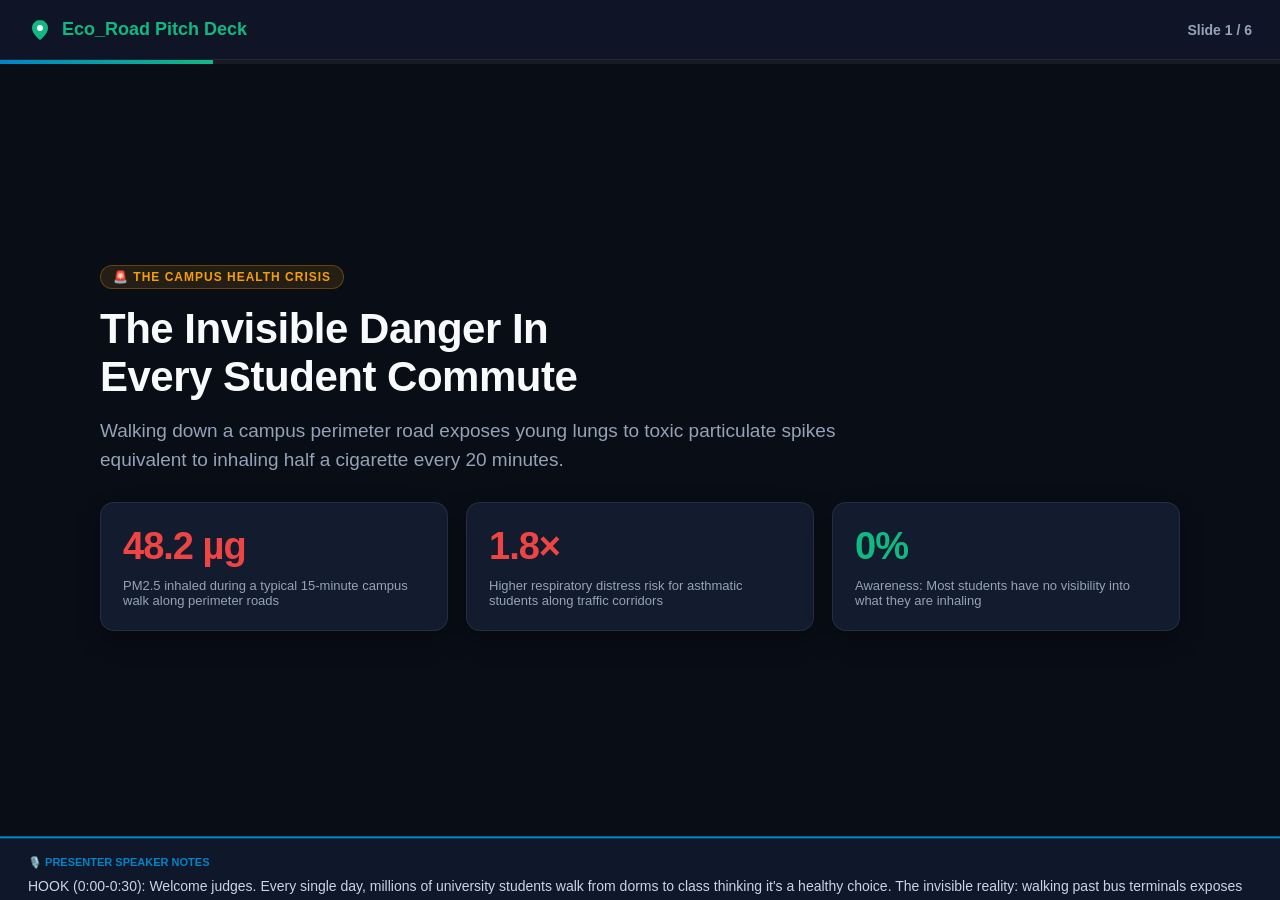
<file: pitch_deck.html>
<!DOCTYPE html>
<html lang="en">
<head>
<meta charset="UTF-8">
<meta name="viewport" content="width=device-width, initial-scale=1.0">
<title>Eco_Road — 3-Minute Hackathon Pitch Deck</title>
<style>
  :root {
    --bg: #090d16;
    --card: #131b2e;
    --card-border: rgba(255, 255, 255, 0.08);
    --accent: #0284c7;
    --green: #10b981;
    --yellow: #f59e0b;
    --red: #ef4444;
    --text: #f8fafc;
    --muted: #94a3b8;
  }
  *, *::before, *::after { box-sizing: border-box; margin: 0; padding: 0; }
  body {
    background: var(--bg); color: var(--text);
    font-family: -apple-system, BlinkMacSystemFont, 'Segoe UI', Roboto, Helvetica, Arial, sans-serif;
    height: 100vh; overflow: hidden; display: flex; flex-direction: column;
  }

  /* Header & Progress */
  header {
    height: 60px; padding: 0 28px; display: flex; align-items: center; justify-content: space-between;
    border-bottom: 1px solid var(--card-border); background: rgba(19, 27, 46, 0.7); backdrop-filter: blur(10px);
  }
  .brand { display: flex; align-items: center; gap: 10px; font-weight: 700; font-size: 18px; color: var(--green); }
  .slide-counter { font-size: 14px; font-weight: 600; color: var(--muted); }
  .progress-bar-container { height: 4px; background: rgba(255,255,255,0.06); width: 100%; position: absolute; top: 60px; left: 0; }
  .progress-bar-fill { height: 100%; background: linear-gradient(90deg, var(--accent), var(--green)); transition: width 0.3s ease; }

  /* Deck Container */
  .deck-container {
    flex: 1; position: relative; overflow: hidden; display: flex; align-items: center; justify-content: center; padding: 24px;
  }
  .slide {
    position: absolute; inset: 24px; opacity: 0; pointer-events: none; transform: translateX(60px);
    transition: all 0.4s cubic-bezier(0.16, 1, 0.3, 1); display: flex; flex-direction: column; justify-content: center;
    max-width: 1080px; margin: 0 auto;
  }
  .slide.active { opacity: 1; pointer-events: all; transform: translateX(0); }
  .slide.prev { transform: translateX(-60px); }

  /* Typography */
  .tag {
    display: inline-flex; align-items: center; gap: 6px; padding: 4px 12px; border-radius: 20px;
    font-size: 12px; font-weight: 700; text-transform: uppercase; letter-spacing: 1px;
    background: rgba(16, 185, 129, 0.12); color: var(--green); border: 1px solid rgba(16, 185, 129, 0.3);
    margin-bottom: 16px; width: fit-content;
  }
  .tag.blue { background: rgba(2, 132, 199, 0.12); color: var(--accent); border-color: rgba(2, 132, 199, 0.3); }
  .tag.yellow { background: rgba(245, 158, 11, 0.12); color: var(--yellow); border-color: rgba(245, 158, 11, 0.3); }

  h1 { font-size: 42px; font-weight: 800; line-height: 1.15; margin-bottom: 16px; letter-spacing: -0.5px; }
  h2 { font-size: 28px; font-weight: 700; margin-bottom: 12px; }
  p.lead { font-size: 19px; line-height: 1.5; color: var(--muted); margin-bottom: 28px; max-width: 820px; }

  /* Feature Grids */
  .grid-2 { display: grid; grid-template-columns: 1fr 1fr; gap: 20px; }
  .grid-3 { display: grid; grid-template-columns: repeat(3, 1fr); gap: 18px; }

  .card {
    background: var(--card); border: 1px solid var(--card-border); border-radius: 14px; padding: 22px;
    display: flex; flex-direction: column; gap: 10px; box-shadow: 0 10px 25px rgba(0,0,0,0.3);
  }
  .card.highlight { border-color: rgba(16, 185, 129, 0.4); background: linear-gradient(145deg, rgba(19, 27, 46, 0.9), rgba(16, 185, 129, 0.08)); }
  .card-icon { font-size: 28px; margin-bottom: 4px; }
  .card-title { font-size: 17px; font-weight: 700; color: var(--text); }
  .card-desc { font-size: 13.5px; line-height: 1.5; color: var(--muted); }

  .stat-callout {
    font-size: 38px; font-weight: 900; color: var(--green); letter-spacing: -1px;
  }
  .stat-callout.red { color: var(--red); }
  .stat-sub { font-size: 13px; color: var(--muted); }

  /* Footer Controls */
  footer {
    height: 64px; padding: 0 28px; display: flex; align-items: center; justify-content: space-between;
    border-top: 1px solid var(--card-border); background: var(--card);
  }
  .controls { display: flex; gap: 10px; }
  button.nav-btn {
    background: rgba(255,255,255,0.06); border: 1px solid var(--card-border); color: var(--text);
    padding: 8px 18px; border-radius: 8px; font-size: 13px; font-weight: 600; cursor: pointer;
    display: flex; align-items: center; gap: 6px; transition: all 0.2s;
  }
  button.nav-btn:hover { background: rgba(255,255,255,0.12); border-color: var(--muted); }
  button.nav-btn.primary { background: var(--green); color: #064e3b; border-color: transparent; }
  button.nav-btn.primary:hover { background: #059669; }

  /* Speaker Notes Drawer */
  .notes-drawer {
    position: fixed; bottom: 64px; left: 0; right: 0; background: #0f172a; border-top: 2px solid var(--accent);
    padding: 16px 28px; transform: translateY(100%); transition: transform 0.3s ease; z-index: 100;
    max-height: 160px; overflow-y: auto; font-size: 14px; line-height: 1.6; color: #cbd5e1;
  }
  .notes-drawer.open { transform: translateY(0); }
  .notes-label { font-size: 11px; font-weight: 800; text-transform: uppercase; color: var(--accent); margin-bottom: 4px; }
</style>
</head>
<body>

<header>
  <div class="brand">
    <svg width="24" height="24" viewBox="0 0 24 24" fill="none">
      <path d="M12 2C8 2 4 5.5 4 10c0 6 8 12 8 12s8-6 8-12c0-4.5-4-8-8-8z" fill="#10b981"/>
      <circle cx="12" cy="10" r="3" fill="white"/>
    </svg>
    Eco_Road Pitch Deck
  </div>
  <div class="slide-counter" id="slide-counter">Slide 1 / 6</div>
  <div class="progress-bar-container">
    <div class="progress-bar-fill" id="progress-fill" style="width: 16.66%;"></div>
  </div>
</header>

<div class="deck-container">

  <!-- SLIDE 1: Hook -->
  <div class="slide active" data-notes="HOOK (0:00-0:30): Welcome judges. Every single day, millions of university students walk from dorms to class thinking it's a healthy choice. The invisible reality: walking past bus terminals exposes their lungs to 0.5 cigarettes of PM2.5 every 20 minutes.">
    <div class="tag yellow">🚨 The Campus Health Crisis</div>
    <h1>The Invisible Danger In<br/>Every Student Commute</h1>
    <p class="lead">Walking down a campus perimeter road exposes young lungs to toxic particulate spikes equivalent to inhaling half a cigarette every 20 minutes.</p>

    <div class="grid-3">
      <div class="card">
        <div class="stat-callout red">48.2 µg</div>
        <div class="stat-sub">PM2.5 inhaled during a typical 15-minute campus walk along perimeter roads</div>
      </div>
      <div class="card">
        <div class="stat-callout red">1.8×</div>
        <div class="stat-sub">Higher respiratory distress risk for asthmatic students along traffic corridors</div>
      </div>
      <div class="card">
        <div class="stat-callout">0%</div>
        <div class="stat-sub">Awareness: Most students have no visibility into what they are inhaling</div>
      </div>
    </div>
  </div>

  <!-- SLIDE 2: The Problem with Traditional Maps -->
  <div class="slide" data-notes="PROBLEM (0:30-0:55): Why doesn't Google Maps solve this? Because Google Maps was built for vehicles. It optimizes strictly for the shortest vehicular line, routing pedestrians straight into diesel exhaust and construction zones.">
    <div class="tag blue">🗺️ The Fundamental Flaw In Navigation</div>
    <h1>Current Maps Are Blind<br/>To Air Toxicity</h1>
    <p class="lead">Commercial mapping applications prioritize vehicular speed above human health, inadvertently funneling pedestrians through the dirtiest air.</p>

    <div class="grid-2">
      <div class="card">
        <div class="card-icon">🚗</div>
        <div class="card-title">Vehicular Distance Bias</div>
        <div class="card-desc">Commercial apps funnel pedestrians alongside multi-lane expressways and bus stops because they represent the mathematically shortest path.</div>
      </div>
      <div class="card">
        <div class="card-icon">🫁</div>
        <div class="card-title">Zero Biological Context</div>
        <div class="card-desc">Users are treated as points in space. There is no calculation of minute ventilation rate, PM2.5 lung retention, or asthma vulnerability.</div>
      </div>
    </div>
  </div>

  <!-- SLIDE 3: The Eco_Road Solution -->
  <div class="slide" data-notes="SOLUTION (0:55-1:20): Enter Eco_Road. An open-source, pedestrian-first navigation system that renders dual routes: the fastest path vs the cleanest air corridor, quantifying exact lung exposure in micrograms.">
    <div class="tag">🌿 Our Solution</div>
    <h1>Eco_Road: Clean-Air<br/>Campus Navigation</h1>
    <p class="lead">A specialized navigation platform that computes dual routes—Shortest vs. Clean Air—and translates abstract AQI into personal lung protection.</p>

    <div class="grid-3">
      <div class="card highlight">
        <div class="card-icon">🚶</div>
        <div class="card-title">Pedestrian Foot Routing</div>
        <div class="card-desc">Powered by OSRM foot profiles, prioritizing campus walkways, botanical parks, and car-free plazas.</div>
      </div>
      <div class="card highlight">
        <div class="card-icon">🔬</div>
        <div class="card-title">Inhalation Dosage Math</div>
        <div class="card-desc">Real-time formula calculating PM2.5 micrograms (&mu;g) inhaled and avoided cigarettes.</div>
      </div>
      <div class="card highlight">
        <div class="card-icon">🛡️</div>
        <div class="card-title">Campus Hotspot Shield</div>
        <div class="card-desc">Geofenced danger zones that trigger live voice alerts and dynamic detour bypasses.</div>
      </div>
    </div>
  </div>

  <!-- SLIDE 4: Live Demo Cue & Secret Weapons -->
  <div class="slide" data-notes="DEMO CUE (1:20-2:15): Switch to live demo screen now. Point out the Walk Simulator: judges don't need to walk outside. Run the preset 'Hostel to Library' at 2x speed. Show the turn banner, voice guidance, and 38% PM2.5 savings.">
    <div class="tag yellow">🏆 Secret Weapon</div>
    <h1>The "Zero Demo Risk"<br/>Indoor Walk Simulator</h1>
    <p class="lead">Why our hackathon presentation never fails: built-in simulated GPS navigation with full Google Maps guidance.</p>

    <div class="grid-3">
      <div class="card">
        <div class="card-icon">🎮</div>
        <div class="card-title">Simulate Walk (1x · 2x · 5x)</div>
        <div class="card-desc">Steps through route waypoints with calculated heading angles and camera auto-follow.</div>
      </div>
      <div class="card">
        <div class="card-icon">🔊</div>
        <div class="card-title">Voice Guidance & HUD</div>
        <div class="card-desc">Web Speech API turn-by-turn prompts announce turns at 80m and step advances at 25m.</div>
      </div>
      <div class="card">
        <div class="card-icon">⚡</div>
        <div class="card-title">Dynamic Detours</div>
        <div class="card-desc">Live pop-up lets users tap "Avoid Hotspot" to recalculate a clean detour on the fly.</div>
      </div>
    </div>
  </div>

  <!-- SLIDE 5: The Science & Math -->
  <div class="slide" data-notes="SCIENCE (2:15-2:40): Explain the math: Human walking inhalation rate is 12 Liters per minute. We integrate PM2.5 concentration over duration to calculate exact microgram dosage. Berkeley Earth proves 22 micrograms = 1 cigarette.">
    <div class="tag blue">📐 Scientific Methodology</div>
    <h1>Biological Respiratory Exposure Dosage</h1>
    <p class="lead">Moving beyond abstract AQI numbers into peer-reviewed inhalation toxicology.</p>

    <div class="grid-2">
      <div class="card highlight">
        <div class="card-title">The Dosage Formula</div>
        <div class="card-desc" style="font-family:monospace;font-size:13px;line-height:1.7;color:#38bdf8">
          Inhaled PM2.5 (&mu;g) =<br/>
          &sum; [ Conc_i (&mu;g/m³) &times; Time_i (min) &times; 0.012 m³/min ]
        </div>
        <div class="card-desc">0.012 m³/min corresponds to standard pedestrian minute volume (~12 Liters/min).</div>
      </div>
      <div class="card highlight">
        <div class="card-title">Berkeley Earth Equivalence</div>
        <div class="card-desc" style="font-family:monospace;font-size:13px;line-height:1.7;color:#4ade80">
          Avoided Cigarettes =<br/>
          Saved PM2.5 (&mu;g) / 22.0 &mu;g
        </div>
        <div class="card-desc">Translates mathematical savings into actionable health motivation for students.</div>
      </div>
    </div>
  </div>

  <!-- SLIDE 6: Vision & Zero-Cost Architecture -->
  <div class="slide" data-notes="CLOSING (2:40-3:00): Eco_Road uses 100% free open-source APIs (OSRM, Leaflet, WAQI) with zero paid SDKs. Future roadmap: low-cost ESP32 particulate monitors placed across university campuses. Thank you!">
    <div class="tag">🚀 Architecture & Vision</div>
    <h1>100% Free Open Stack.<br/>Scalable to Every University.</h1>
    <p class="lead">Zero Google Maps API costs. Zero proprietary barriers. Ready for global deployment.</p>

    <div class="grid-3">
      <div class="card">
        <div class="card-icon">🌐</div>
        <div class="card-title">Zero API Costs</div>
        <div class="card-desc">OpenStreetMap tiles, Leaflet.js rendering, OSRM foot routing, and WAQI open environmental data.</div>
      </div>
      <div class="card">
        <div class="card-icon">📡</div>
        <div class="card-title">Campus IoT Mesh</div>
        <div class="card-desc">Deployable with $15 ESP32 + PMS5003 air sensors installed at student dorms and cafeterias.</div>
      </div>
      <div class="card">
        <div class="card-icon">⌚</div>
        <div class="card-title">Wearable Integration</div>
        <div class="card-desc">Haptic vibration alerts when walking into high particulate corridors for smartwatch users.</div>
      </div>
    </div>
  </div>

</div>

<!-- Speaker Notes Drawer -->
<div class="notes-drawer" id="notes-drawer">
  <div class="notes-label">🎙️ Presenter Speaker Notes</div>
  <div id="notes-content">Welcome judges...</div>
</div>

<footer>
  <div class="controls">
    <button class="nav-btn" onclick="toggleNotes()">🎙️ Notes (N)</button>
    <button class="nav-btn" onclick="window.open('http://localhost:3000', '_blank')">🚀 Open App</button>
  </div>
  <div class="controls">
    <button class="nav-btn" id="prev-btn" onclick="prevSlide()">‹ Previous</button>
    <button class="nav-btn primary" id="next-btn" onclick="nextSlide()">Next ›</button>
  </div>
</footer>

<script>
  let currentSlide = 0;
  const slides = document.querySelectorAll('.slide');
  const counter = document.getElementById('slide-counter');
  const fill = document.getElementById('progress-fill');
  const notesContent = document.getElementById('notes-content');
  const notesDrawer = document.getElementById('notes-drawer');

  function showSlide(idx) {
    if (idx < 0 || idx >= slides.length) return;
    slides.forEach((s, i) => {
      s.classList.remove('active', 'prev');
      if (i === idx) s.classList.add('active');
      else if (i < idx) s.classList.add('prev');
    });

    currentSlide = idx;
    counter.textContent = `Slide ${idx + 1} / ${slides.length}`;
    fill.style.width = `${((idx + 1) / slides.length) * 100}%`;
    notesContent.textContent = slides[idx].getAttribute('data-notes') || 'No notes for this slide.';

    document.getElementById('prev-btn').disabled = idx === 0;
    document.getElementById('next-btn').textContent = idx === slides.length - 1 ? 'Finish 🏁' : 'Next ›';
  }

  function nextSlide() {
    if (currentSlide < slides.length - 1) showSlide(currentSlide + 1);
  }
  function prevSlide() {
    if (currentSlide > 0) showSlide(currentSlide - 1);
  }
  function toggleNotes() {
    notesDrawer.classList.toggle('open');
  }

  // Keyboard navigation
  document.addEventListener('keydown', e => {
    if (e.code === 'ArrowRight' || e.code === 'Space' || e.code === 'PageDown') {
      e.preventDefault(); nextSlide();
    } else if (e.code === 'ArrowLeft' || e.code === 'PageUp') {
      e.preventDefault(); prevSlide();
    } else if (e.code === 'KeyN') {
      toggleNotes();
    }
  });

  // Init
  showSlide(0);
</script>
</body>
</html>
</file>
